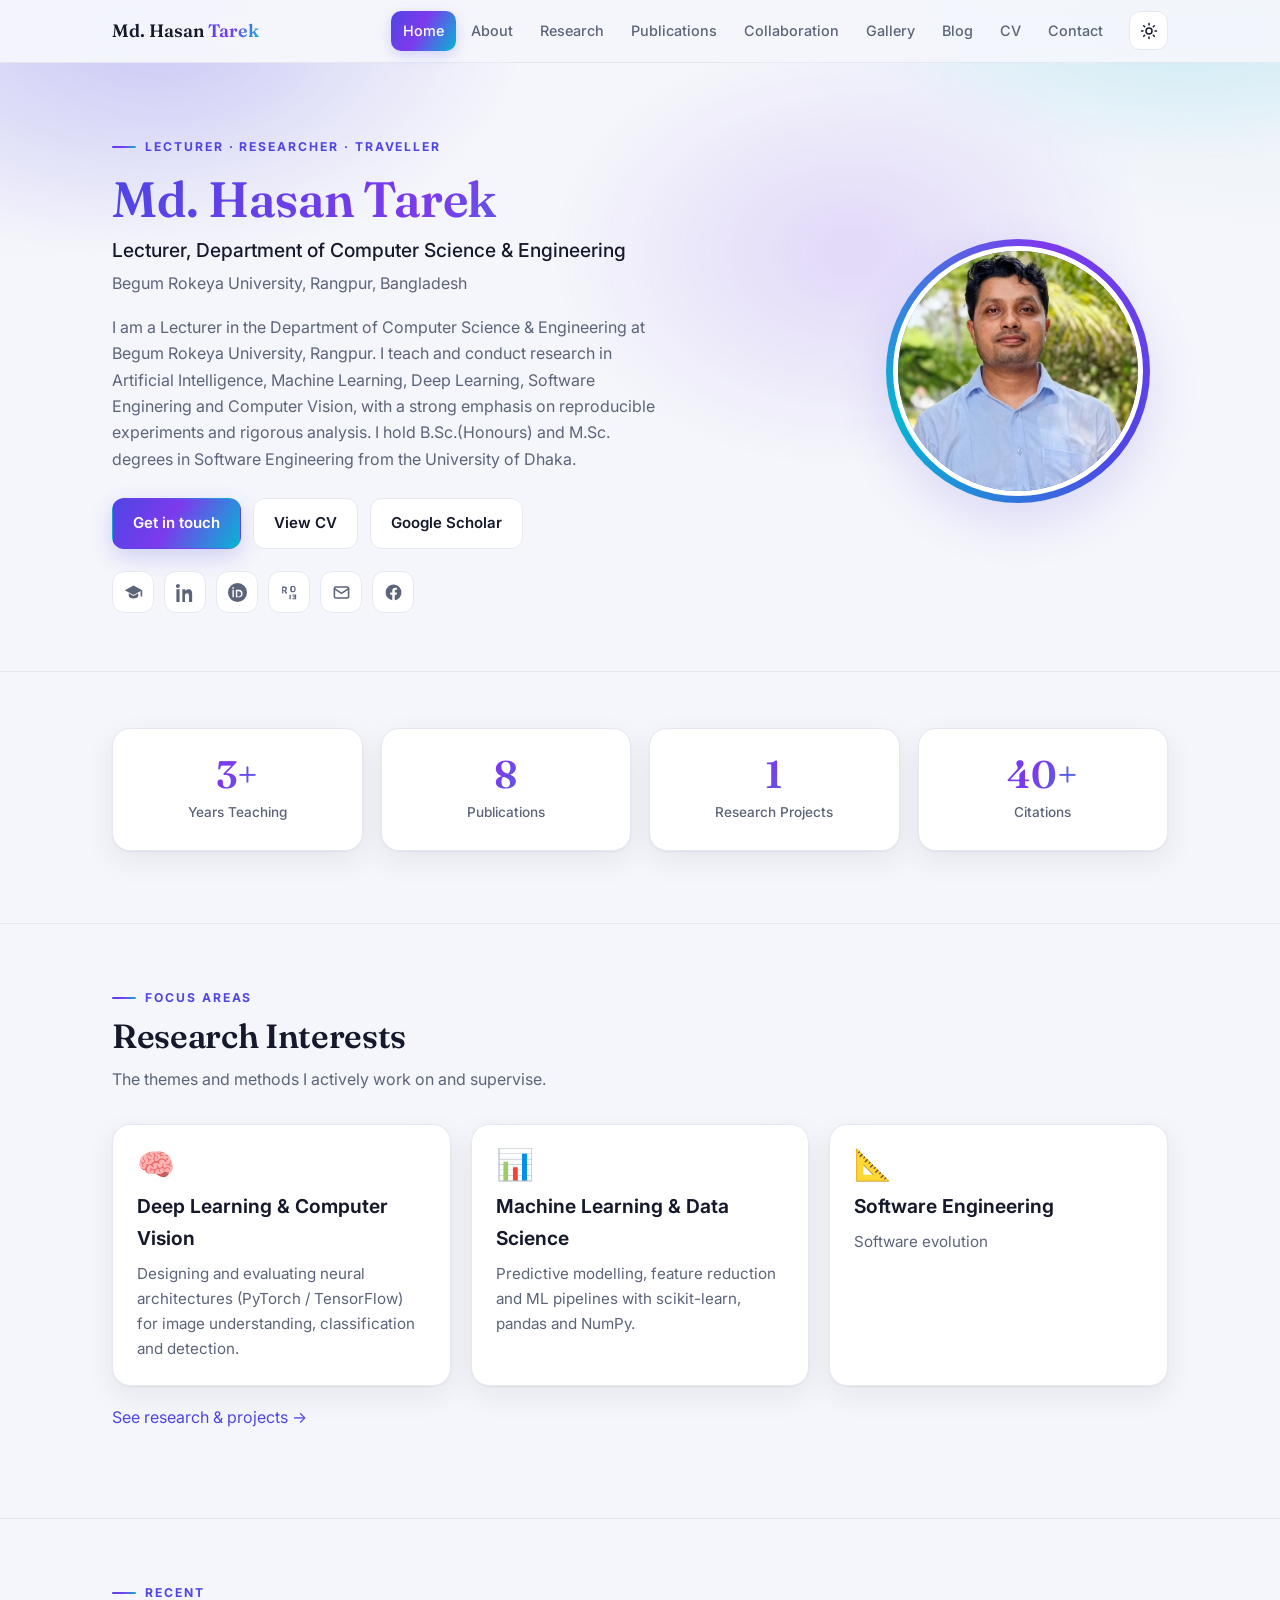
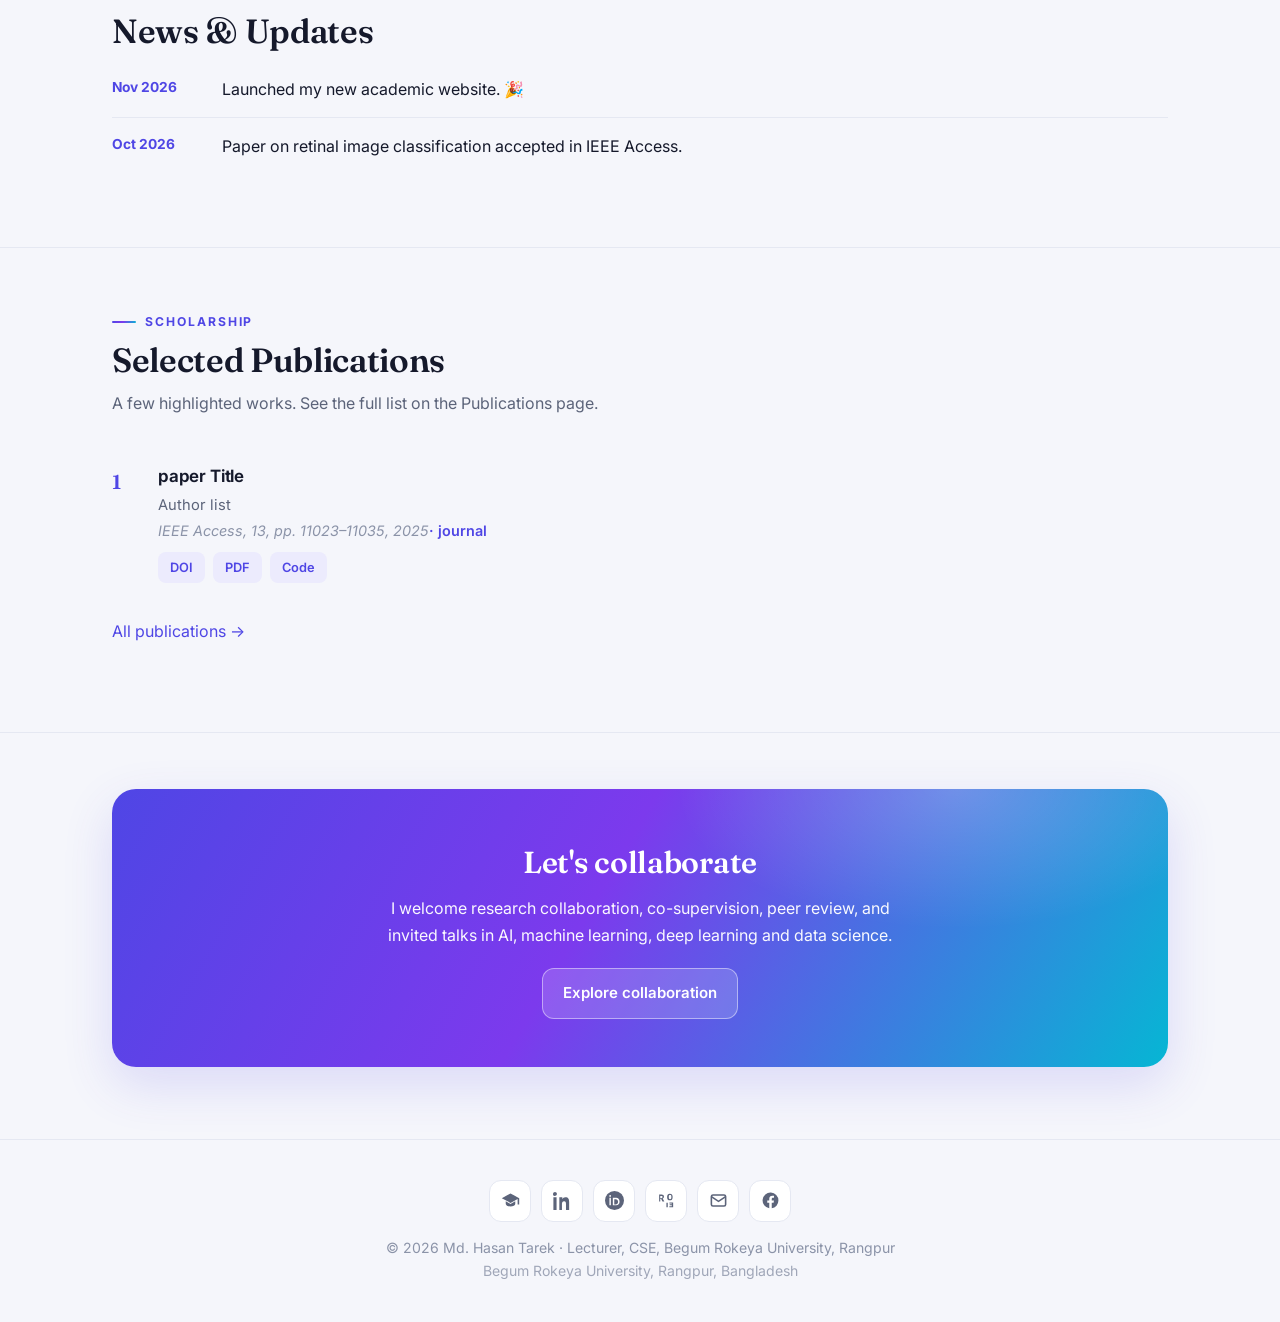
<file: index.html>
<!DOCTYPE html>
<html lang="en">
<head>
<meta charset="UTF-8"/>
<meta name="viewport" content="width=device-width, initial-scale=1.0"/>
<title>Md. Hasan Tarek — Lecturer, CSE, Begum Rokeya University</title>
<meta name="description" content="Md. Hasan Tarek — Lecturer, Department of Computer Science & Engineering, Begum Rokeya University, Rangpur. Researcher in AI, Machine Learning, Deep Learning and Computer Vision."/>
<link rel="preconnect" href="https://fonts.googleapis.com"/>
<link rel="preconnect" href="https://fonts.gstatic.com" crossorigin/>
<link href="https://fonts.googleapis.com/css2?family=Inter:wght@400;500;600;700&family=Newsreader:ital,opsz,wght@0,6..72,400;0,6..72,500;0,6..72,600;1,6..72,400&display=swap" rel="stylesheet"/>
<link rel="stylesheet" href="css/style.css"/>
</head>
<body data-page="home">
<header class="nav"></header>

<section class="hero" id="hero"></section>

<section class="page">
  <div class="wrap">
    <div class="stats" id="stats"></div>
  </div>
</section>

<section class="page">
  <div class="wrap">
    <p class="eyebrow">Focus Areas</p>
    <h2 class="sec-title">Research Interests</h2>
    <p class="sec-intro">The themes and methods I actively work on and supervise.</p>
    <div class="grid g3" id="interest-cards"></div>
    <p style="margin-top:18px"><a href="research.html">See research &amp; projects →</a></p>
  </div>
</section>

<section class="page">
  <div class="wrap">
    <p class="eyebrow">Recent</p>
    <h2 class="sec-title">News &amp; Updates</h2>
    <ul class="news" id="news"></ul>
  </div>
</section>

<section class="page">
  <div class="wrap">
    <p class="eyebrow">Scholarship</p>
    <h2 class="sec-title">Selected Publications</h2>
    <p class="sec-intro">A few highlighted works. See the full list on the Publications page.</p>
    <div id="selpubs"></div>
    <p style="margin-top:18px"><a href="publications.html">All publications →</a></p>
  </div>
</section>

<section class="page">
  <div class="wrap">
    <div class="cta-band">
      <h2>Let's collaborate</h2>
      <p>I welcome research collaboration, co-supervision, peer review, and invited talks in AI, machine learning, deep learning and data science.</p>
      <a class="btn btn-ghost" href="collaboration.html">Explore collaboration</a>
    </div>
  </div>
</section>

<footer></footer>
<a href="#" class="top-link" aria-label="Back to top"><svg viewBox="0 0 24 24" width="20" height="20" fill="none" stroke="currentColor" stroke-width="2" stroke-linecap="round"><path d="M12 19V5M5 12l7-7 7 7"/></svg></a>

<script src="js/data.js"></script>
<script src="js/site.js"></script>
</body>
</html>
</file>
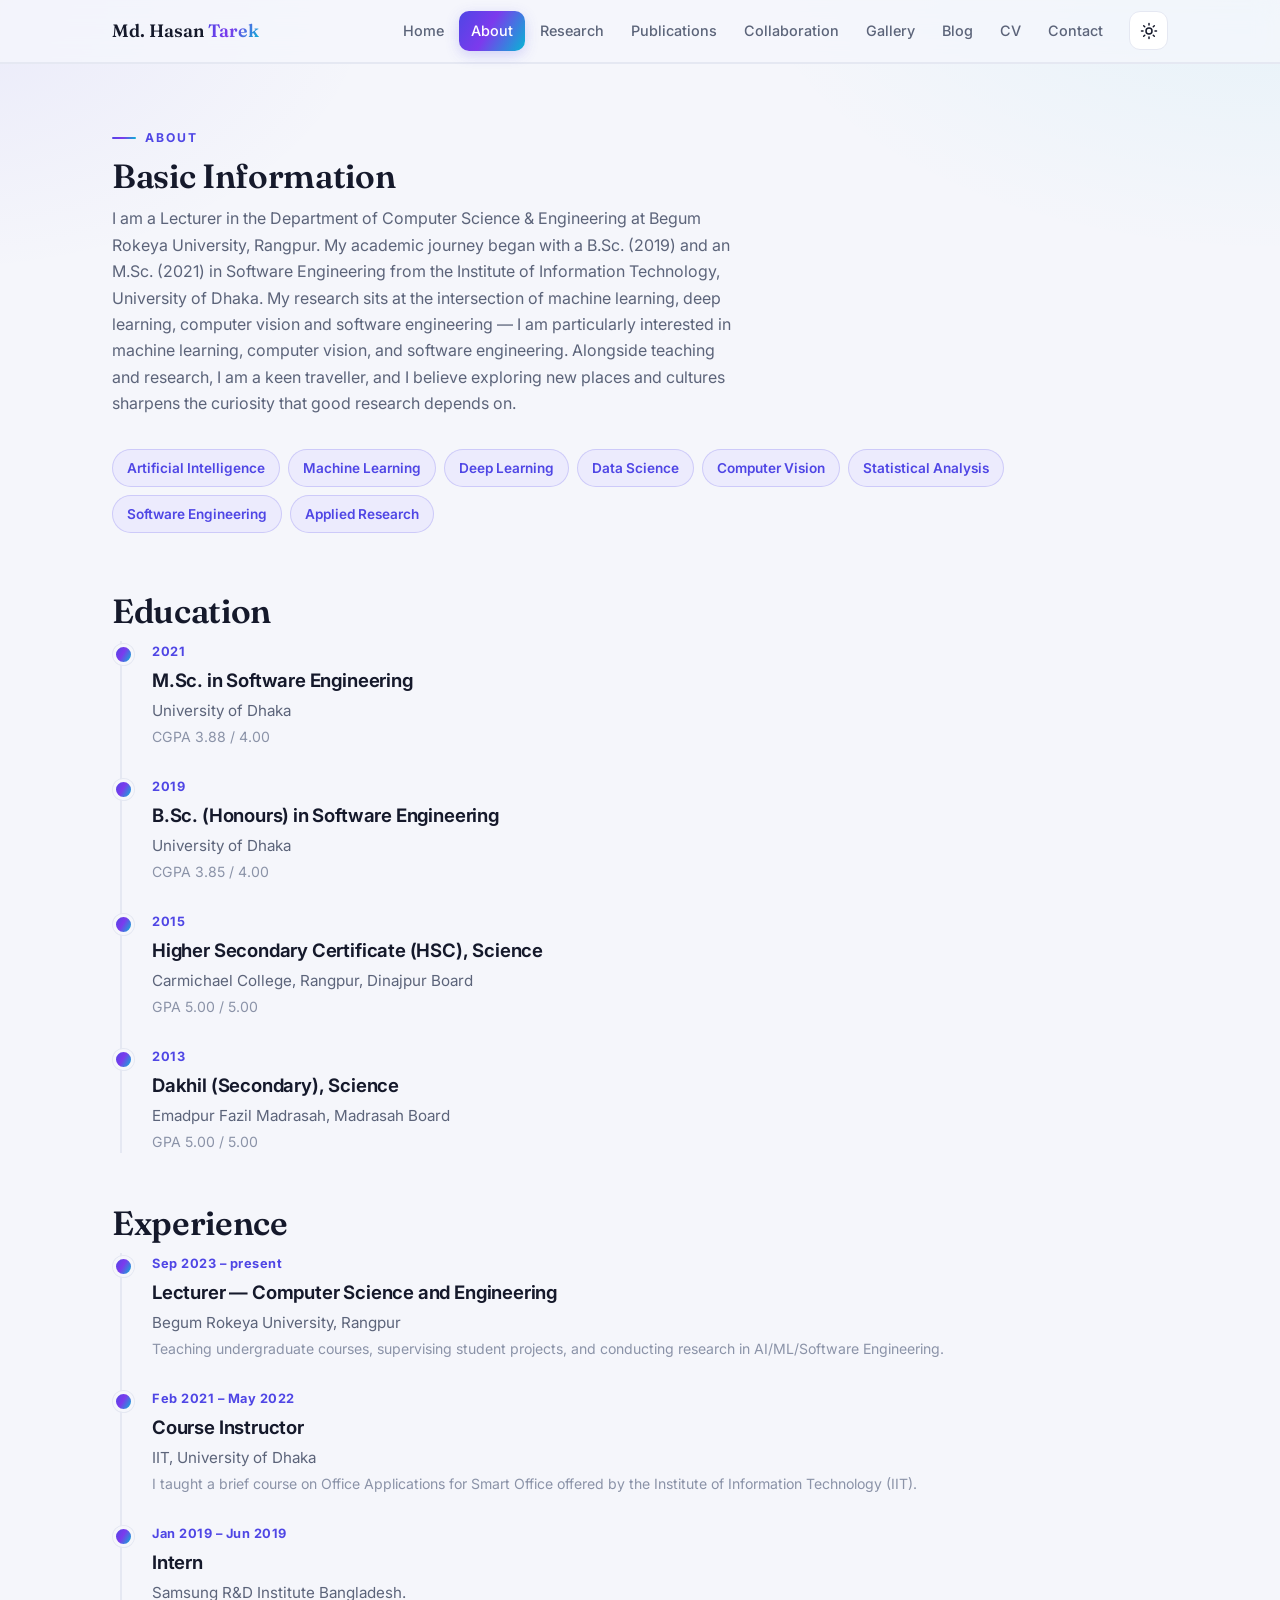
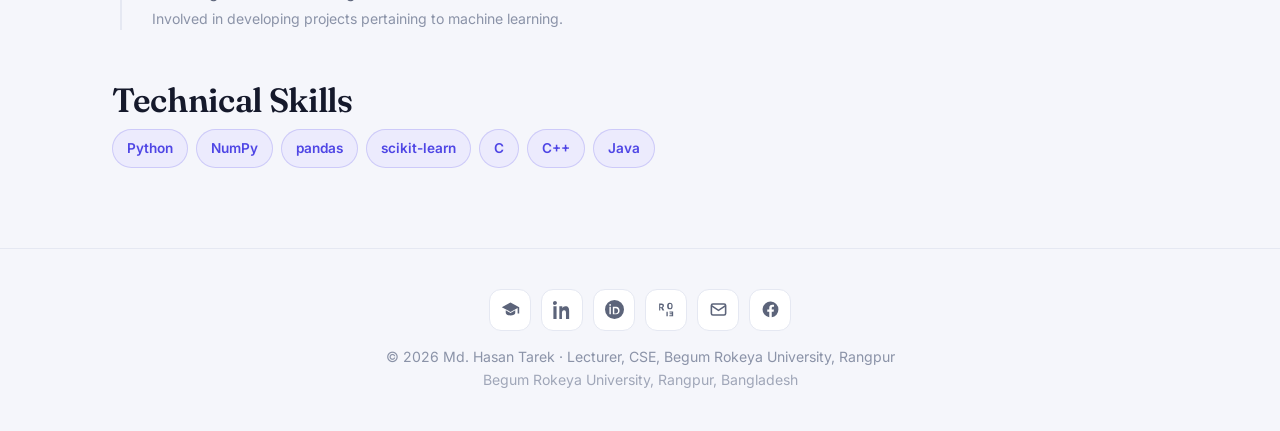
<file: about.html>
<!DOCTYPE html>
<html lang="en">
<head>
<meta charset="UTF-8"/>
<meta name="viewport" content="width=device-width, initial-scale=1.0"/>
<title>About — Md. Hasan Tarek</title>
<meta name="description" content="About Md. Hasan Tarek — biography, education and academic experience."/>
<link rel="preconnect" href="https://fonts.googleapis.com"/>
<link rel="preconnect" href="https://fonts.gstatic.com" crossorigin/>
<link href="https://fonts.googleapis.com/css2?family=Inter:wght@400;500;600;700&family=Newsreader:ital,opsz,wght@0,6..72,400;0,6..72,500;0,6..72,600;1,6..72,400&display=swap" rel="stylesheet"/>
<link rel="stylesheet" href="css/style.css"/>
</head>
<body data-page="about">
<header class="nav"></header>

<section class="page">
  <div class="wrap">
    <div class="block">
      <p class="eyebrow">About</p>
      <h1 class="sec-title">Basic Information</h1>
      <p class="sec-intro" id="bio"></p>
      <div id="interest-tags"></div>
    </div>

    <div class="block">
      <h2 class="sec-title">Education</h2>
      <div class="timeline" id="education"></div>
    </div>

    <div class="block">
      <h2 class="sec-title">Experience</h2>
      <div class="timeline" id="experience"></div>
    </div>

    <div class="block">
      <h2 class="sec-title">Technical Skills</h2>
      <div id="skills"></div>
    </div>
  </div>
</section>

<footer></footer>
<a href="#" class="top-link" aria-label="Back to top"><svg viewBox="0 0 24 24" width="20" height="20" fill="none" stroke="currentColor" stroke-width="2" stroke-linecap="round"><path d="M12 19V5M5 12l7-7 7 7"/></svg></a>
<script src="js/data.js"></script>
<script src="js/site.js"></script>
</body>
</html>
</file>
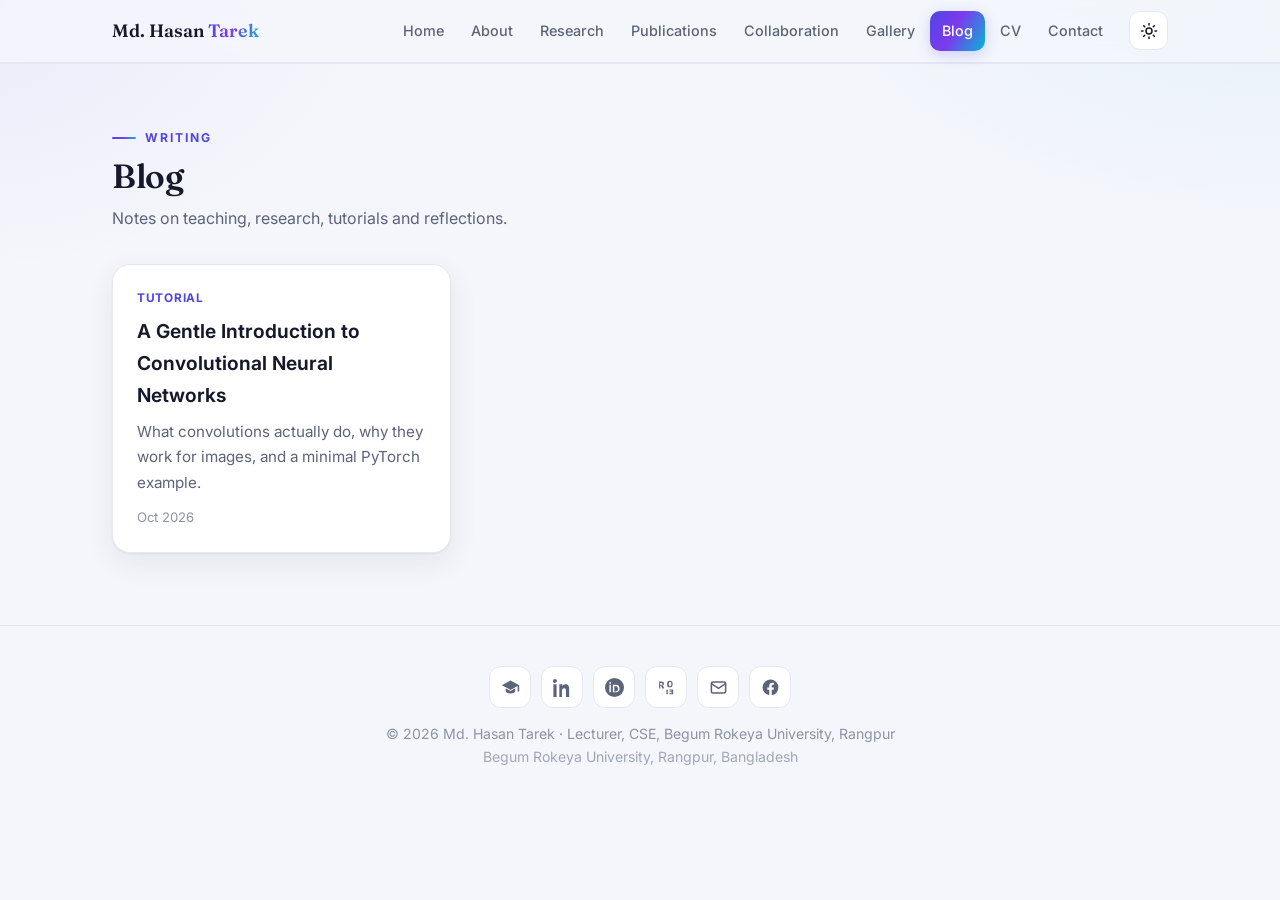
<file: blog.html>
<!DOCTYPE html>
<html lang="en">
<head>
<meta charset="UTF-8"/>
<meta name="viewport" content="width=device-width, initial-scale=1.0"/>
<title>Blog — Md. Hasan Tarek</title>
<meta name="description" content="Notes on teaching, research, tutorials and reflections by Md. Hasan Tarek."/>
<link rel="preconnect" href="https://fonts.googleapis.com"/>
<link rel="preconnect" href="https://fonts.gstatic.com" crossorigin/>
<link href="https://fonts.googleapis.com/css2?family=Inter:wght@400;500;600;700&family=Newsreader:ital,opsz,wght@0,6..72,400;0,6..72,500;0,6..72,600;1,6..72,400&display=swap" rel="stylesheet"/>
<link rel="stylesheet" href="css/style.css"/>
</head>
<body data-page="blog">
<header class="nav"></header>

<section class="page">
  <div class="wrap">
    <p class="eyebrow">Writing</p>
    <h1 class="sec-title">Blog</h1>
    <p class="sec-intro">Notes on teaching, research, tutorials and reflections.</p>
    <div class="grid g3" id="blog"></div>
    <!-- <div class="note">✏️ <b>Add a post:</b> edit the <code>BLOG</code> list in <code>js/data.js</code>. Set <code>link</code> to an external article (Medium, etc.), or leave it empty and write the post text in <code>body</code>.</div> -->
  </div>
</section>

<footer></footer>
<a href="#" class="top-link" aria-label="Back to top"><svg viewBox="0 0 24 24" width="20" height="20" fill="none" stroke="currentColor" stroke-width="2" stroke-linecap="round"><path d="M12 19V5M5 12l7-7 7 7"/></svg></a>
<script src="js/data.js"></script>
<script src="js/site.js"></script>
</body>
</html>
</file>
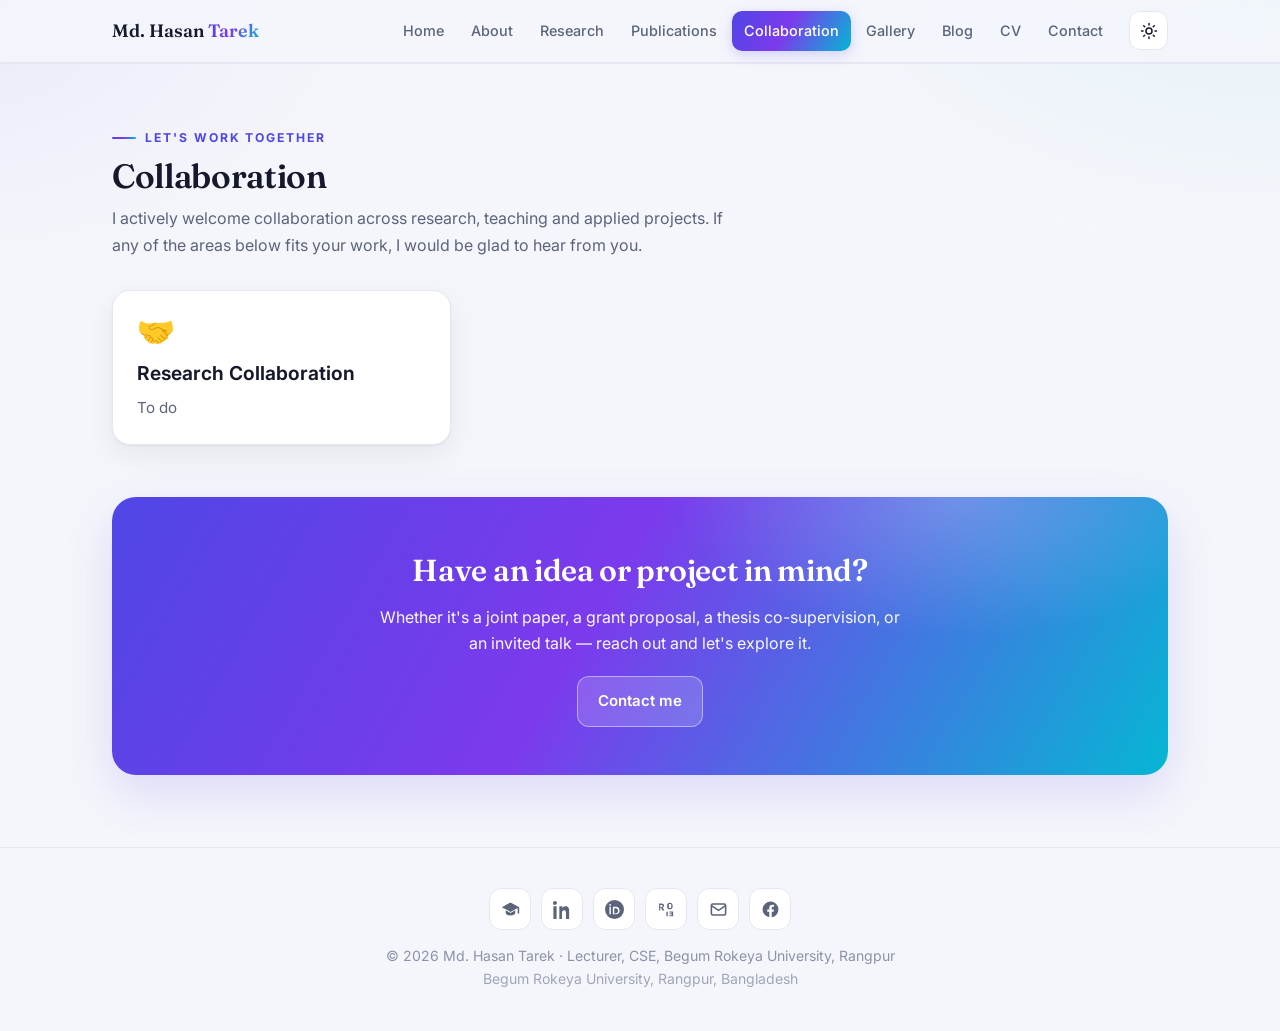
<file: collaboration.html>
<!DOCTYPE html>
<html lang="en">
<head>
<meta charset="UTF-8"/>
<meta name="viewport" content="width=device-width, initial-scale=1.0"/>
<title>Collaboration — Md. Hasan Tarek</title>
<meta name="description" content="Collaboration opportunities with Md. Hasan Tarek — research, supervision, review, talks and joint projects."/>
<link rel="preconnect" href="https://fonts.googleapis.com"/>
<link rel="preconnect" href="https://fonts.gstatic.com" crossorigin/>
<link href="https://fonts.googleapis.com/css2?family=Inter:wght@400;500;600;700&family=Newsreader:ital,opsz,wght@0,6..72,400;0,6..72,500;0,6..72,600;1,6..72,400&display=swap" rel="stylesheet"/>
<link rel="stylesheet" href="css/style.css"/>
</head>
<body data-page="collaboration">
<header class="nav"></header>

<section class="page">
  <div class="wrap">
    <div class="block">
      <p class="eyebrow">Let's work together</p>
      <h1 class="sec-title">Collaboration</h1>
      <p class="sec-intro">I actively welcome collaboration across research, teaching and applied projects. If any of the areas below fits your work, I would be glad to hear from you.</p>
      <div class="grid g3" id="collab-cards"></div>
    </div>

    <div class="block">
      <div class="cta-band">
        <h2>Have an idea or project in mind?</h2>
        <p>Whether it's a joint paper, a grant proposal, a thesis co-supervision, or an invited talk — reach out and let's explore it.</p>
        <a class="btn btn-ghost" href="contact.html">Contact me</a>
      </div>
    </div>
  </div>
</section>

<footer></footer>
<a href="#" class="top-link" aria-label="Back to top"><svg viewBox="0 0 24 24" width="20" height="20" fill="none" stroke="currentColor" stroke-width="2" stroke-linecap="round"><path d="M12 19V5M5 12l7-7 7 7"/></svg></a>
<script src="js/data.js"></script>
<script src="js/site.js"></script>
</body>
</html>
</file>
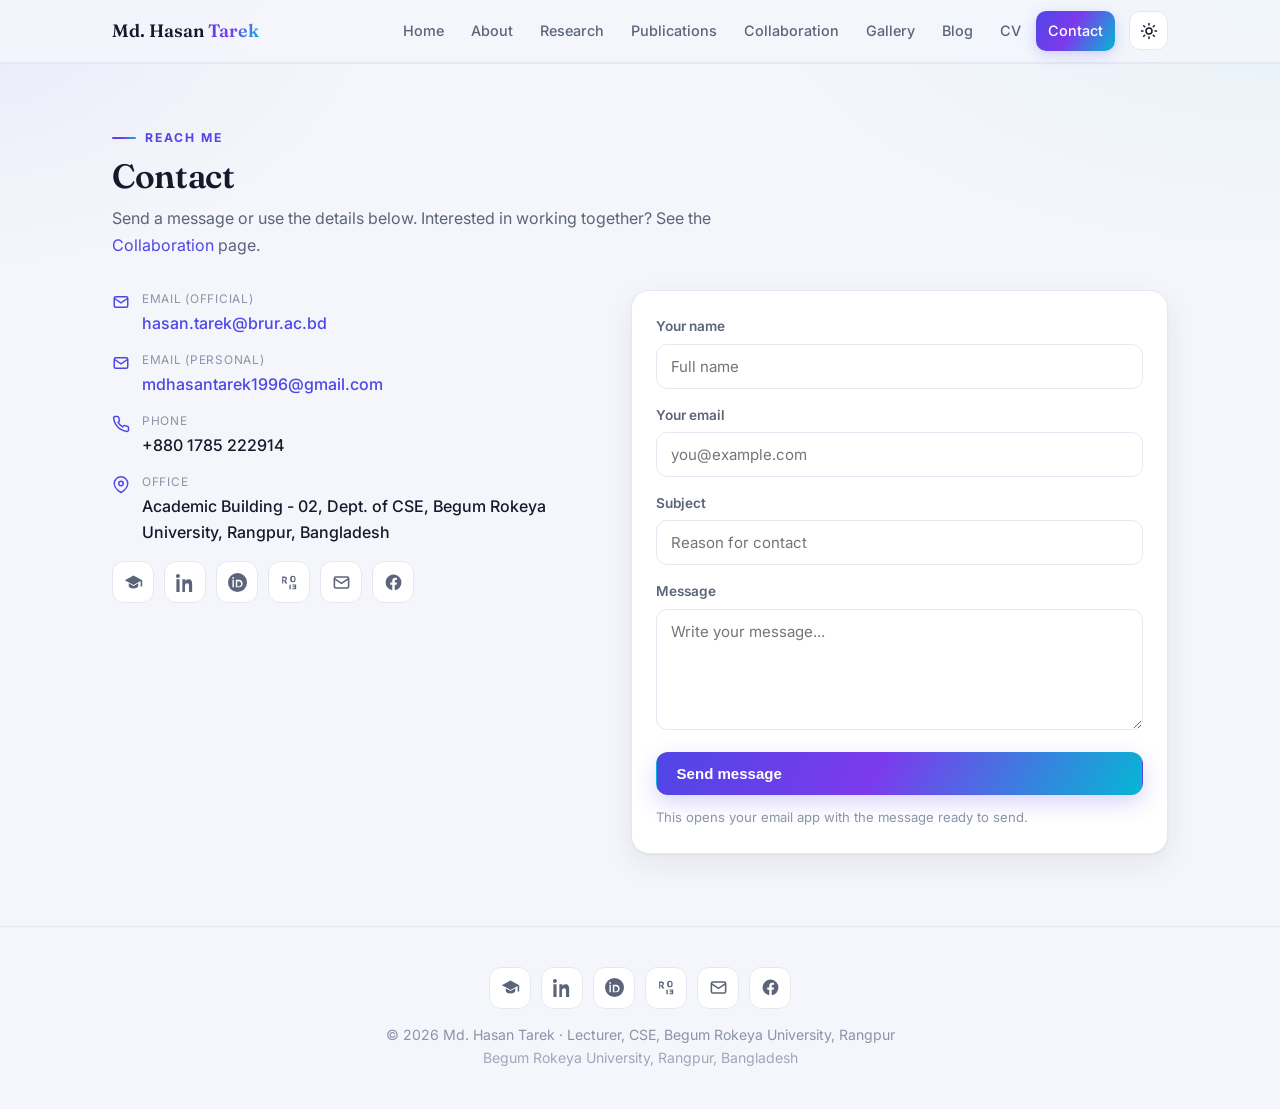
<file: contact.html>
<!DOCTYPE html>
<html lang="en">
<head>
<meta charset="UTF-8"/>
<meta name="viewport" content="width=device-width, initial-scale=1.0"/>
<title>Contact — Md. Hasan Tarek</title>
<meta name="description" content="Contact Md. Hasan Tarek — Lecturer, CSE, Begum Rokeya University, Rangpur."/>
<link rel="preconnect" href="https://fonts.googleapis.com"/>
<link rel="preconnect" href="https://fonts.gstatic.com" crossorigin/>
<link href="https://fonts.googleapis.com/css2?family=Inter:wght@400;500;600;700&family=Newsreader:ital,opsz,wght@0,6..72,400;0,6..72,500;0,6..72,600;1,6..72,400&display=swap" rel="stylesheet"/>
<link rel="stylesheet" href="css/style.css"/>
</head>
<body data-page="contact">
<header class="nav"></header>

<section class="page">
  <div class="wrap">
    <p class="eyebrow">Reach me</p>
    <h1 class="sec-title">Contact</h1>
    <p class="sec-intro">Send a message or use the details below. Interested in working together? See the <a href="collaboration.html">Collaboration</a> page.</p>

    <div class="contact-grid">
      <div id="cdetails"></div>
      <div class="card">
        <form id="msgForm">
          <div class="field"><label for="n">Your name</label><input id="n" required placeholder="Full name"/></div>
          <div class="field"><label for="e">Your email</label><input id="e" type="email" required placeholder="you@example.com"/></div>
          <div class="field"><label for="s">Subject</label><input id="s" placeholder="Reason for contact"/></div>
          <div class="field"><label for="m">Message</label><textarea id="m" rows="5" required placeholder="Write your message..."></textarea></div>
          <button class="btn btn-primary" type="submit" style="width:100%">Send message</button>
          <p id="formHint" style="font-size:.82rem;color:var(--faint);margin:12px 0 0">This opens your email app with the message ready to send.</p>
        </form>
      </div>
    </div>

    <!-- <div class="note">✏️ <b>Want messages delivered to your inbox without opening an email app?</b> A free service (Formspree or Web3Forms) can do that — tell me and I'll wire it into this form.</div> -->
  </div>
</section>

<footer></footer>
<a href="#" class="top-link" aria-label="Back to top"><svg viewBox="0 0 24 24" width="20" height="20" fill="none" stroke="currentColor" stroke-width="2" stroke-linecap="round"><path d="M12 19V5M5 12l7-7 7 7"/></svg></a>
<script src="js/data.js"></script>
<script src="js/site.js"></script>
</body>
</html>
</file>
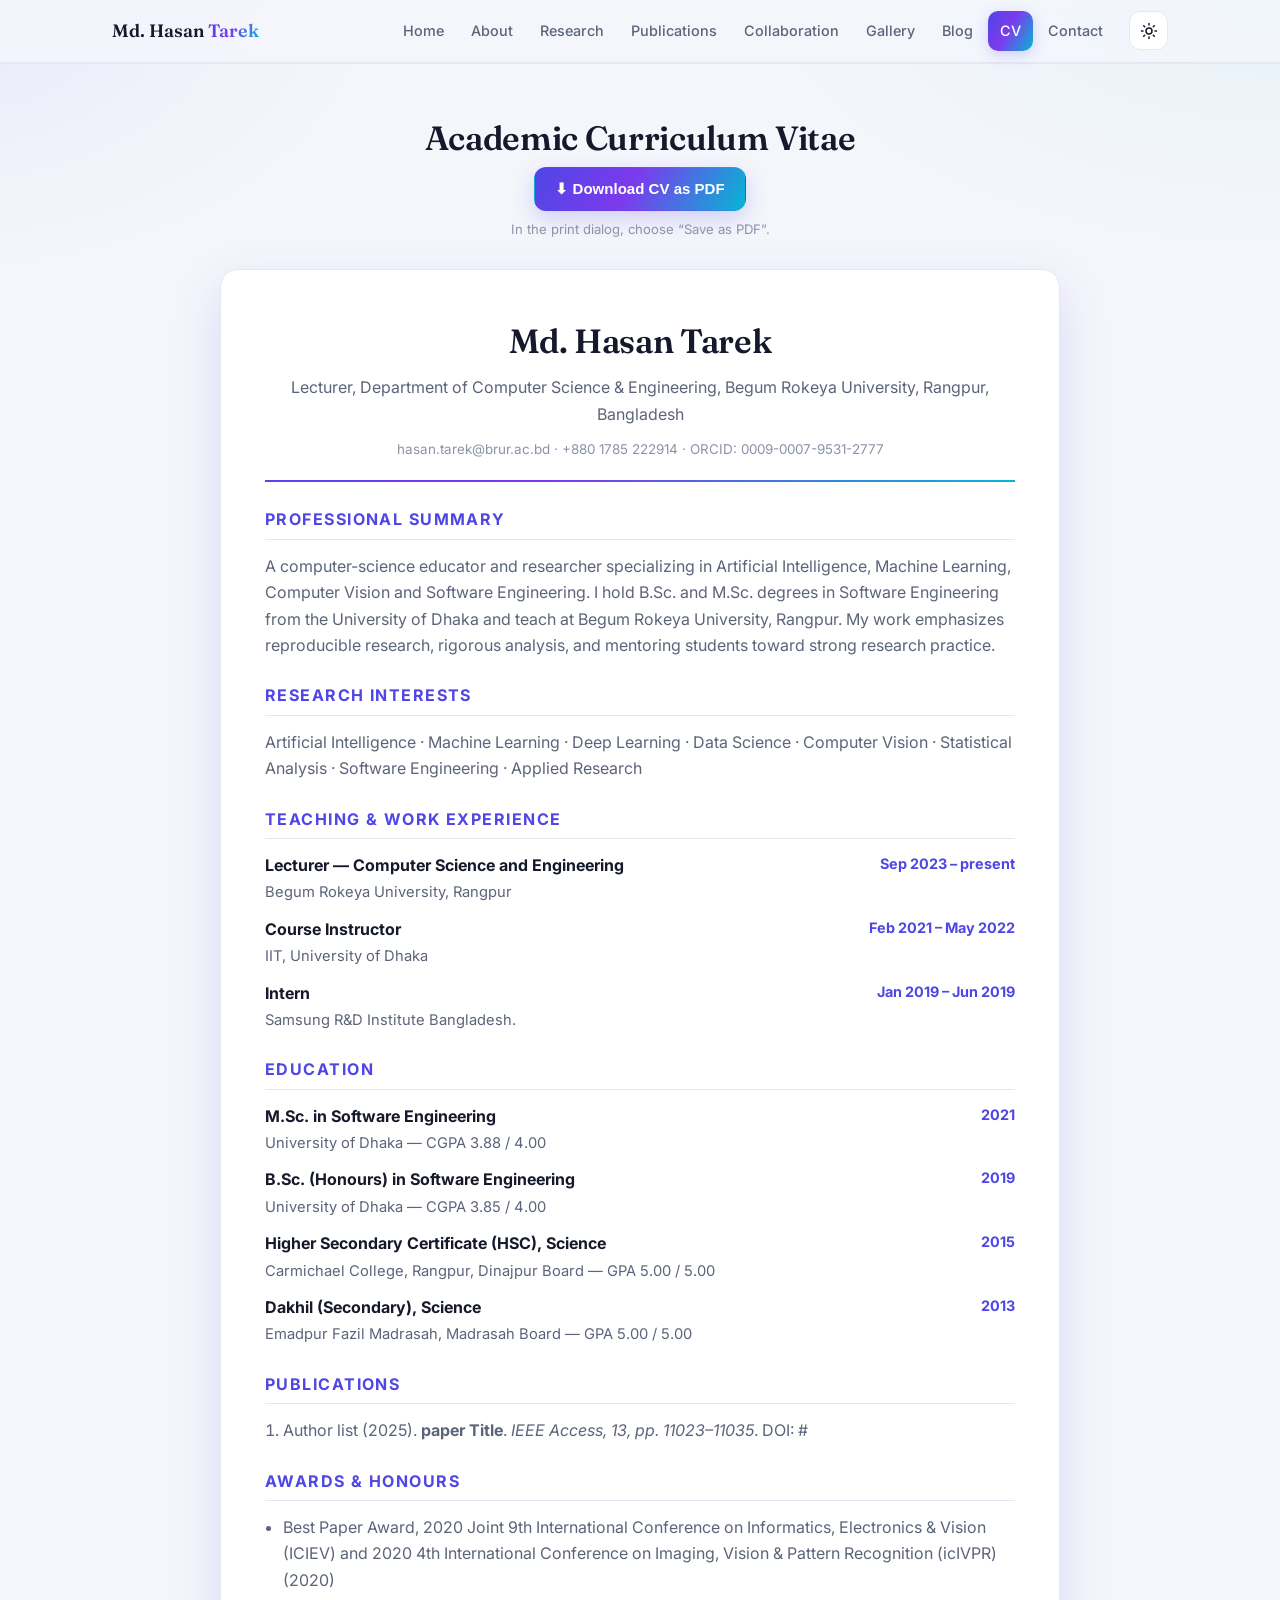
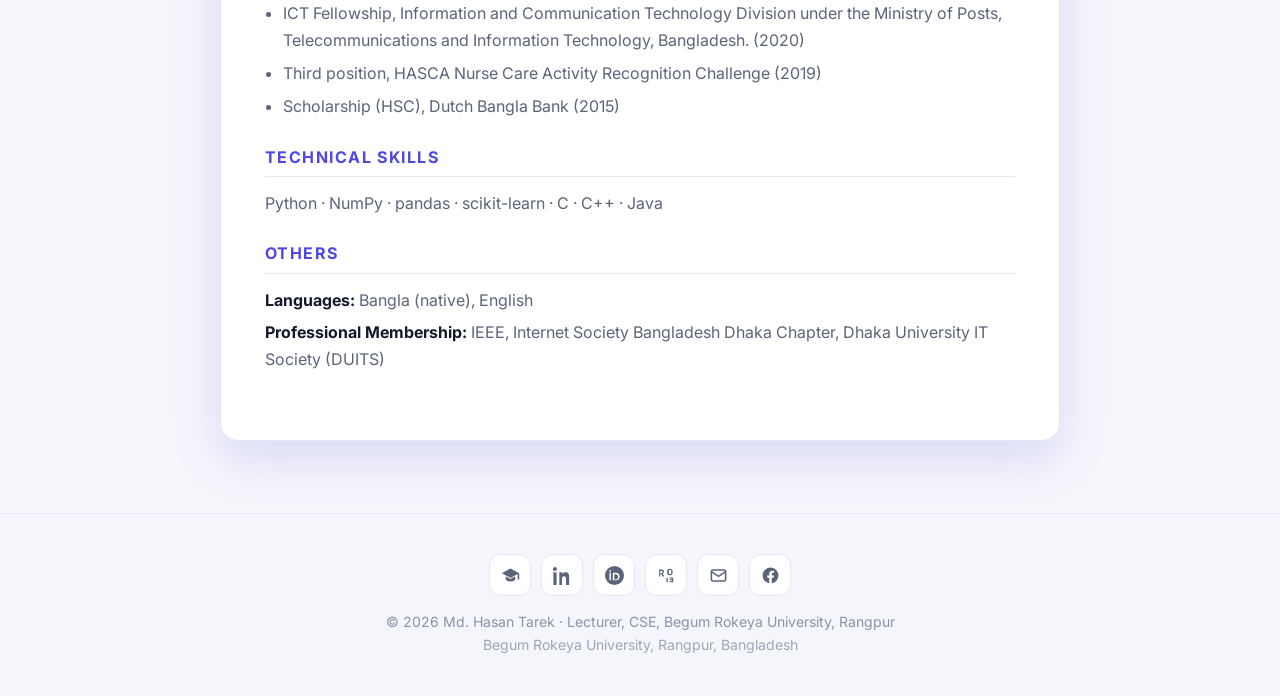
<file: cv.html>
<!DOCTYPE html>
<html lang="en">
<head>
<meta charset="UTF-8"/>
<meta name="viewport" content="width=device-width, initial-scale=1.0"/>
<title>CV — Md. Hasan Tarek</title>
<meta name="description" content="Academic curriculum vitae of Md. Hasan Tarek, generated from site data."/>
<link rel="preconnect" href="https://fonts.googleapis.com"/>
<link rel="preconnect" href="https://fonts.gstatic.com" crossorigin/>
<link href="https://fonts.googleapis.com/css2?family=Inter:wght@400;500;600;700&family=Newsreader:ital,opsz,wght@0,6..72,400;0,6..72,500;0,6..72,600;1,6..72,400&display=swap" rel="stylesheet"/>
<link rel="stylesheet" href="css/style.css"/>
</head>
<body data-page="cv">
<header class="nav"></header>

<section class="page">
  <div class="wrap">
    <!--<p class="eyebrow" style="text-align:center">Auto-generated</p> -->
    <h1 class="sec-title" style="text-align:center">Academic Curriculum Vitae</h1>
    <!-- <p class="sec-intro" style="text-align:center;margin-inline:auto">Generated automatically from the information on this site — update <code>js/data.js</code> and the CV updates too.</p> -->
    <div class="cv-toolbar">
      <button class="btn btn-primary" id="cvBtn">⬇ Download CV as PDF</button>
      <p id="print-hint" style="font-size:.82rem;color:var(--faint);margin-top:8px">In the print dialog, choose “Save as PDF”.</p>
    </div>
    <div class="cv-wrap" id="cv-doc"></div>
  </div>
</section>

<footer></footer>
<a href="#" class="top-link" aria-label="Back to top"><svg viewBox="0 0 24 24" width="20" height="20" fill="none" stroke="currentColor" stroke-width="2" stroke-linecap="round"><path d="M12 19V5M5 12l7-7 7 7"/></svg></a>
<script src="js/data.js"></script>
<script src="js/site.js"></script>
</body>
</html>
</file>
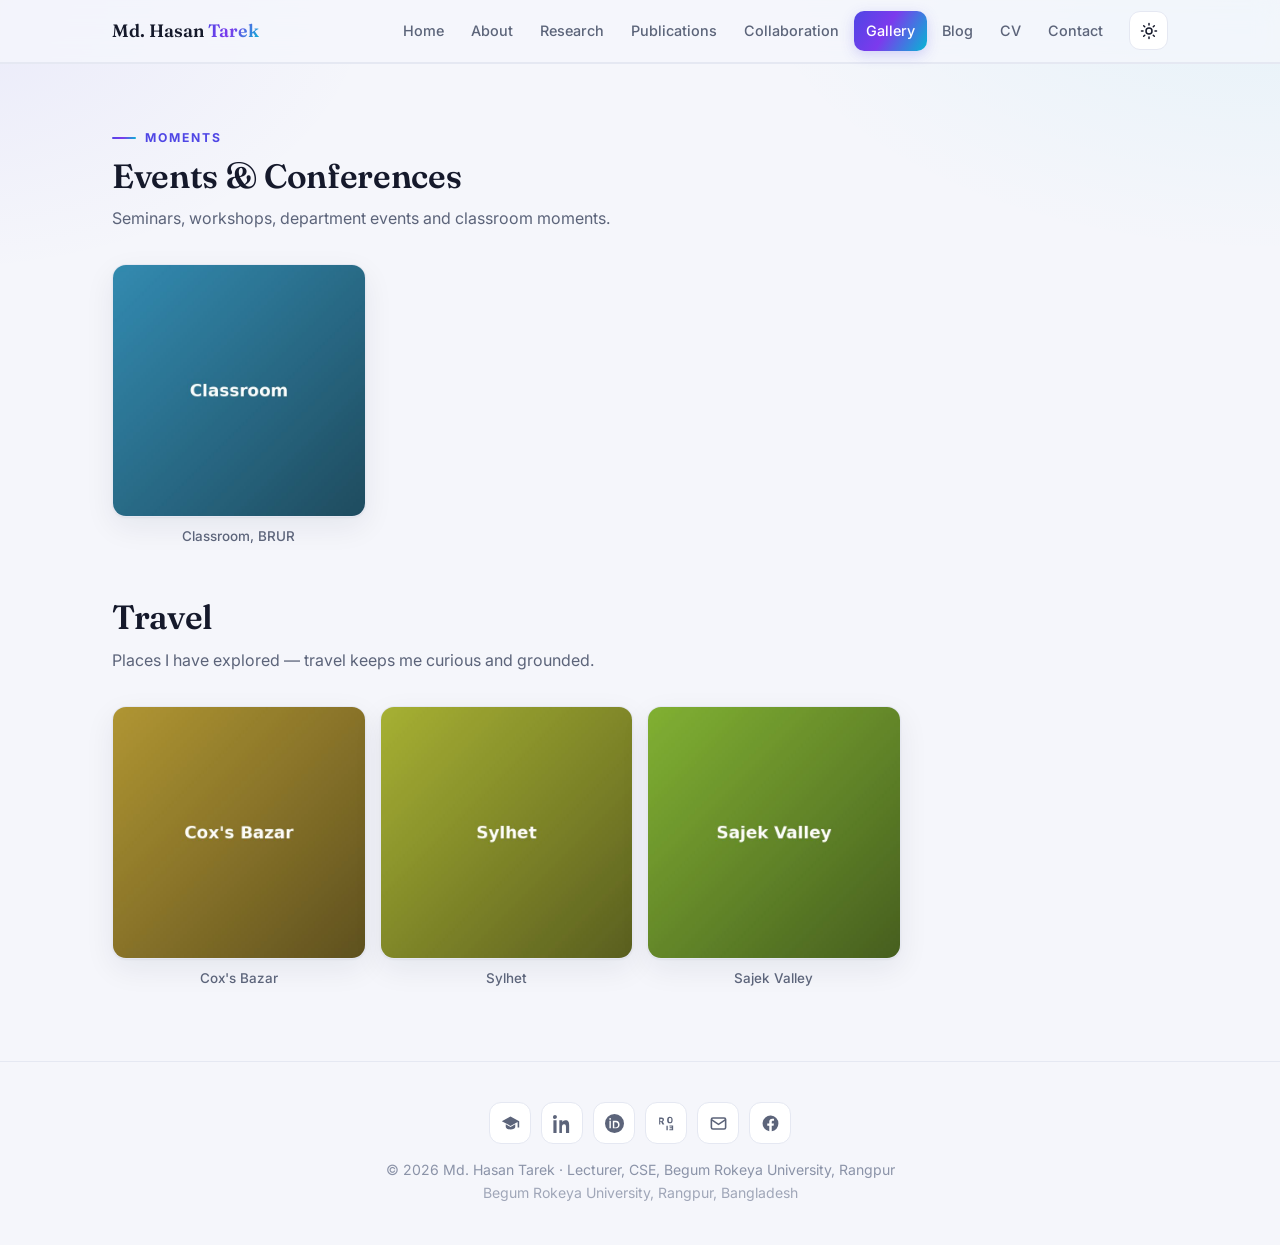
<file: gallery.html>
<!DOCTYPE html>
<html lang="en">
<head>
<meta charset="UTF-8"/>
<meta name="viewport" content="width=device-width, initial-scale=1.0"/>
<title>Gallery — Md. Hasan Tarek</title>
<meta name="description" content="Events, conferences and travel photos of Md. Hasan Tarek."/>
<link rel="preconnect" href="https://fonts.googleapis.com"/>
<link rel="preconnect" href="https://fonts.gstatic.com" crossorigin/>
<link href="https://fonts.googleapis.com/css2?family=Inter:wght@400;500;600;700&family=Newsreader:ital,opsz,wght@0,6..72,400;0,6..72,500;0,6..72,600;1,6..72,400&display=swap" rel="stylesheet"/>
<link rel="stylesheet" href="css/style.css"/>
</head>
<body data-page="gallery">
<header class="nav"></header>

<section class="page">
  <div class="wrap">
    <div class="block">
      <p class="eyebrow">Moments</p>
      <h1 class="sec-title">Events &amp; Conferences</h1>
      <p class="sec-intro">Seminars, workshops, department events and classroom moments.</p>
      <div id="gallery-event"></div>
    </div>

    <div class="block">
      <h2 class="sec-title">Travel</h2>
      <p class="sec-intro">Places I have explored — travel keeps me curious and grounded.</p>
      <div id="gallery-travel"></div>
    </div>

    <!--<div class="note">✏️ <b>To fill the gallery:</b> add your images to the <code>assets/</code> folder and point each entry's <code>img</code> field in <code>js/data.js</code> to it (e.g. <code>"assets/conf-2025.jpg"</code>). Entries with no image show a labelled placeholder.</div> -->
  </div>
</section>

<footer></footer>
<a href="#" class="top-link" aria-label="Back to top"><svg viewBox="0 0 24 24" width="20" height="20" fill="none" stroke="currentColor" stroke-width="2" stroke-linecap="round"><path d="M12 19V5M5 12l7-7 7 7"/></svg></a>
<script src="js/data.js"></script>
<script src="js/site.js"></script>
</body>
</html>
</file>
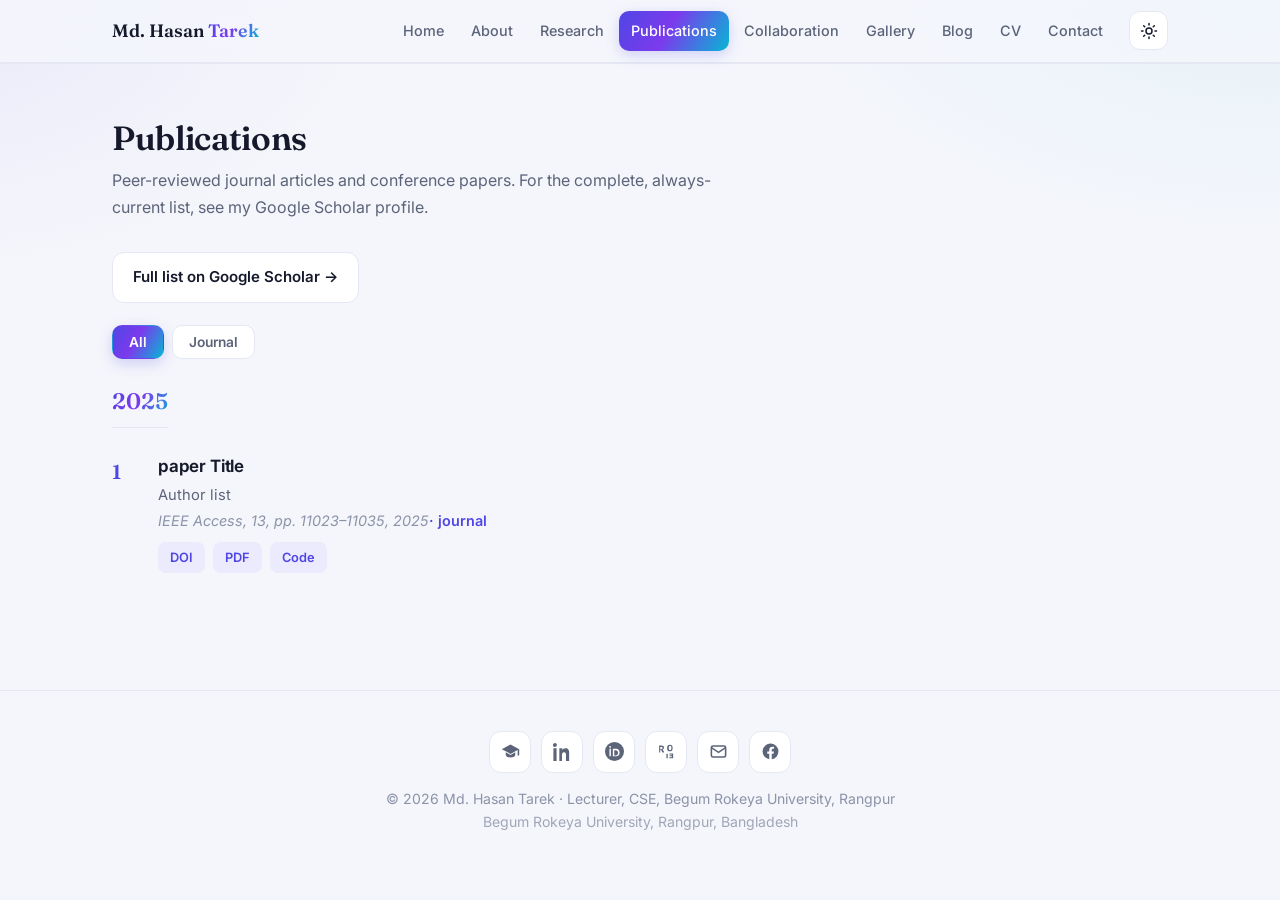
<file: publications.html>
<!DOCTYPE html>
<html lang="en">
<head>
<meta charset="UTF-8"/>
<meta name="viewport" content="width=device-width, initial-scale=1.0"/>
<title>Publications — Md. Hasan Tarek</title>
<meta name="description" content="Peer-reviewed journal articles and conference papers by Md. Hasan Tarek."/>
<link rel="preconnect" href="https://fonts.googleapis.com"/>
<link rel="preconnect" href="https://fonts.gstatic.com" crossorigin/>
<link href="https://fonts.googleapis.com/css2?family=Inter:wght@400;500;600;700&family=Newsreader:ital,opsz,wght@0,6..72,400;0,6..72,500;0,6..72,600;1,6..72,400&display=swap" rel="stylesheet"/>
<link rel="stylesheet" href="css/style.css"/>
</head>
<body data-page="publications">
<header class="nav"></header>

<section class="page">
  <div class="wrap">
    <!-- <p class="eyebrow">Scholarship</p> -->
    <h1 class="sec-title">Publications</h1>
    <p class="sec-intro">Peer-reviewed journal articles and conference papers. For the complete, always-current list, see my Google Scholar profile.</p>
    <a class="btn btn-ghost" href="https://scholar.google.com/citations?user=YOLcb38AAAAJ&hl=en" target="_blank" rel="noopener" style="margin-bottom:22px">Full list on Google Scholar →</a>
    <div class="filters" id="pub-filters"></div>
    <div id="pubs"></div>
  </div>
</section>

<footer></footer>
<a href="#" class="top-link" aria-label="Back to top"><svg viewBox="0 0 24 24" width="20" height="20" fill="none" stroke="currentColor" stroke-width="2" stroke-linecap="round"><path d="M12 19V5M5 12l7-7 7 7"/></svg></a>
<script src="js/data.js"></script>
<script src="js/site.js"></script>
</body>
</html>
</file>
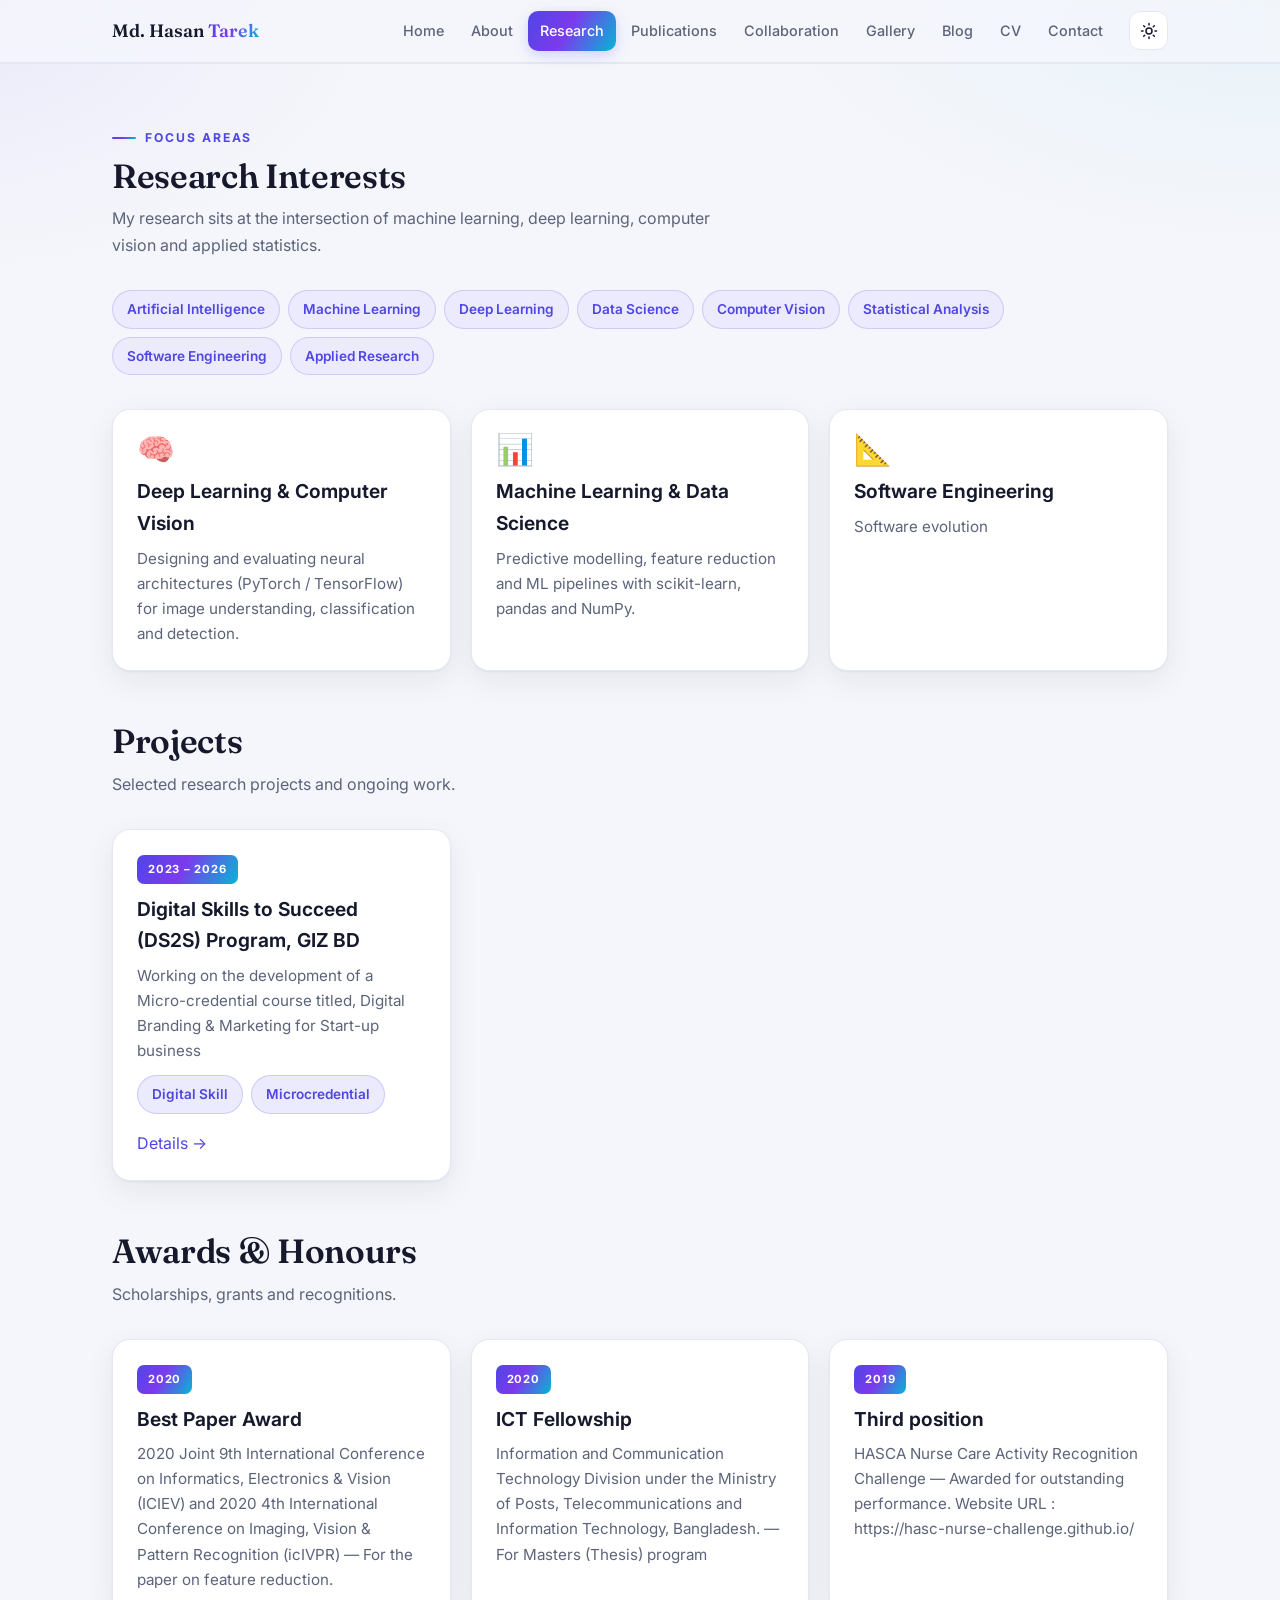
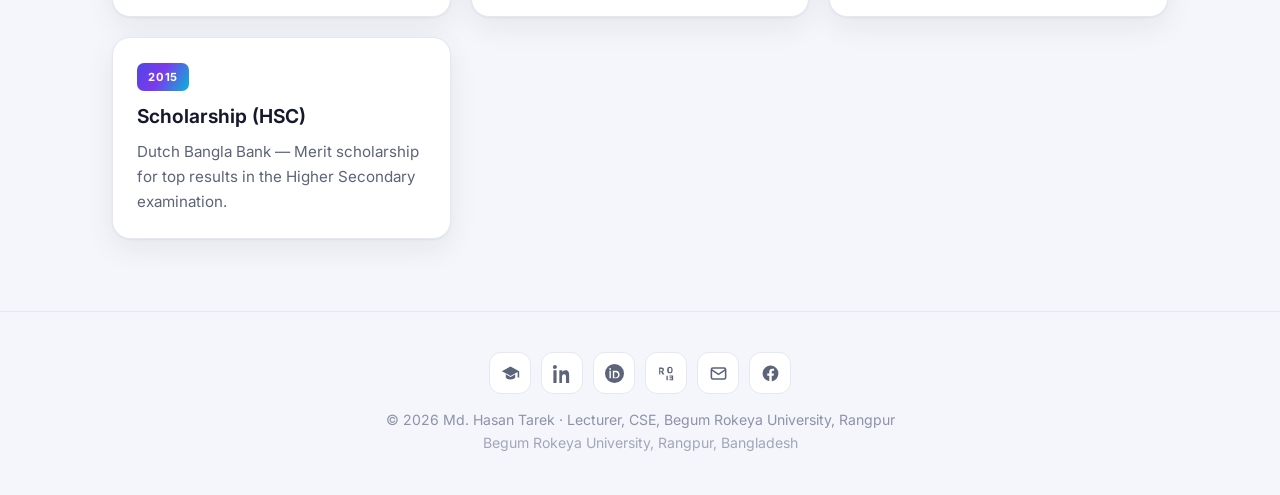
<file: research.html>
<!DOCTYPE html>
<html lang="en">
<head>
<meta charset="UTF-8"/>
<meta name="viewport" content="width=device-width, initial-scale=1.0"/>
<title>Research — Md. Hasan Tarek</title>
<meta name="description" content="Research interests, projects and awards of Md. Hasan Tarek."/>
<link rel="preconnect" href="https://fonts.googleapis.com"/>
<link rel="preconnect" href="https://fonts.gstatic.com" crossorigin/>
<link href="https://fonts.googleapis.com/css2?family=Inter:wght@400;500;600;700&family=Newsreader:ital,opsz,wght@0,6..72,400;0,6..72,500;0,6..72,600;1,6..72,400&display=swap" rel="stylesheet"/>
<link rel="stylesheet" href="css/style.css"/>
</head>
<body data-page="research">
<header class="nav"></header>

<section class="page">
  <div class="wrap">
    <div class="block">
      <p class="eyebrow">Focus Areas</p>
      <h1 class="sec-title">Research Interests</h1>
      <p class="sec-intro">My research sits at the intersection of machine learning, deep learning, computer vision and applied statistics.</p>
      <div style="margin-bottom:26px" id="interest-tags"></div>
      <div class="grid g3" id="interest-cards"></div>
    </div>

    <div class="block">
      <h2 class="sec-title">Projects</h2>
      <p class="sec-intro">Selected research projects and ongoing work.</p>
      <div class="grid g3" id="projects"></div>
    </div>

    <div class="block">
      <h2 class="sec-title">Awards &amp; Honours</h2>
      <p class="sec-intro">Scholarships, grants and recognitions.</p>
      <div class="grid g3" id="awards"></div>
    </div>
  </div>
</section>

<footer></footer>
<a href="#" class="top-link" aria-label="Back to top"><svg viewBox="0 0 24 24" width="20" height="20" fill="none" stroke="currentColor" stroke-width="2" stroke-linecap="round"><path d="M12 19V5M5 12l7-7 7 7"/></svg></a>
<script src="js/data.js"></script>
<script src="js/site.js"></script>
</body>
</html>
</file>
<file: css/style.css>
@import url('https://fonts.googleapis.com/css2?family=Fraunces:ital,opsz,wght@0,9..144,400;0,9..144,500;0,9..144,600;0,9..144,700;1,9..144,400&display=swap');
/* =====================================================================
   style.css  —  all styling for the whole site.
   Change the palette once in :root (and the dark block) below.
   ===================================================================== */
:root{
  --bg:#f5f6fb; --surface:#ffffff; --surface-2:#eef1f9;
  --text:#15192b; --muted:#5c647a; --faint:#8b93a8;
  --border:#e5e8f2; --accent:#4f46e5; --accent-2:#7c3aed; --accent-3:#06b6d4;
  --accent-soft:#ecebfd; --ring:rgba(79,70,229,.22);
  --grad:linear-gradient(120deg,#4f46e5,#7c3aed 45%,#06b6d4);
  --shadow:0 1px 2px rgba(20,25,55,.05),0 10px 30px rgba(20,25,55,.07);
  --shadow-lg:0 18px 50px rgba(79,70,229,.16);
  --radius:18px; --maxw:1100px;
  --font-display:'Fraunces',Georgia,'Times New Roman',serif;
  --font-body:'Inter',system-ui,-apple-system,Segoe UI,Roboto,sans-serif;
}
html[data-theme="dark"]{
  --bg:#0a0f1f; --surface:#121831; --surface-2:#1a2140;
  --text:#e9ecf8; --muted:#9aa4c2; --faint:#727d9c;
  --border:#242c49; --accent:#818cf8; --accent-2:#a78bfa; --accent-3:#22d3ee;
  --accent-soft:#1a1f44; --ring:rgba(129,140,248,.3);
  --grad:linear-gradient(120deg,#818cf8,#a78bfa 45%,#22d3ee);
  --shadow:0 1px 2px rgba(0,0,0,.4),0 12px 34px rgba(0,0,0,.4);
  --shadow-lg:0 20px 55px rgba(0,0,0,.5);
}
*{box-sizing:border-box}
html{scroll-behavior:smooth; scroll-padding-top:78px}
body{margin:0; background:var(--bg); color:var(--text);
  font-family:var(--font-body); line-height:1.65; -webkit-font-smoothing:antialiased;
  background-image:radial-gradient(900px 500px at 100% -5%, color-mix(in srgb,var(--accent-3) 7%,transparent), transparent 60%),
                   radial-gradient(800px 500px at -5% 0%, color-mix(in srgb,var(--accent) 7%,transparent), transparent 55%);
  background-attachment:fixed; background-repeat:no-repeat;}
h1,h2,h3,.serif{font-family:var(--font-display); font-weight:600; letter-spacing:-.01em}
a{color:var(--accent); text-decoration:none}
a:hover{text-decoration:underline}
img{max-width:100%; display:block}
.wrap{max-width:var(--maxw); margin:0 auto; padding:0 22px}
.page{padding:56px 0 72px; border-top:1px solid var(--border)}
.eyebrow{display:inline-flex; align-items:center; gap:9px; font-size:.76rem; letter-spacing:.16em; text-transform:uppercase; color:var(--accent); font-weight:700; margin:0 0 10px; font-family:var(--font-body)}
.eyebrow::before{content:""; width:24px; height:2px; border-radius:2px; background:var(--grad)}
.sec-title{font-size:2.1rem; margin:0 0 10px; line-height:1.12}
.sec-intro{color:var(--muted); max-width:62ch; margin:0 0 32px}
.block{margin-bottom:52px}
.block:last-child{margin-bottom:0}
.grad-text{background:var(--grad); -webkit-background-clip:text; background-clip:text; color:transparent}

/* ---- NAV ---- */
header.nav{position:sticky; top:0; z-index:50; backdrop-filter:saturate(1.4) blur(12px);
  background:color-mix(in srgb,var(--bg) 78%,transparent); border-bottom:1px solid var(--border)}
.nav-inner{max-width:var(--maxw); margin:0 auto; padding:11px 22px; display:flex; align-items:center; gap:14px}
.brand{font-family:var(--font-display); font-weight:600; font-size:1.12rem; margin-right:auto; color:var(--text)}
.brand span{background:var(--grad); -webkit-background-clip:text; background-clip:text; color:transparent}
.brand:hover{text-decoration:none}
.nav-links{display:flex; gap:3px; flex-wrap:wrap}
.nav-links a{color:var(--muted); font-size:.9rem; padding:8px 12px; border-radius:10px; font-weight:500; transition:.15s}
.nav-links a:hover{color:var(--text); background:var(--surface-2); text-decoration:none}
.nav-links a.active{color:#fff; background:var(--grad); box-shadow:0 4px 14px var(--ring)}
.icon-btn{display:grid; place-items:center; width:39px; height:39px; border-radius:11px; border:1px solid var(--border);
  background:var(--surface); color:var(--text); cursor:pointer; transition:.15s}
.icon-btn:hover{border-color:var(--accent); color:var(--accent)}
.menu-btn{display:none}
@media(max-width:920px){
  .nav-links{position:fixed; inset:59px 0 auto 0; flex-direction:column; background:var(--surface);
    border-bottom:1px solid var(--border); padding:10px 16px; display:none; box-shadow:var(--shadow)}
  .nav-links.open{display:flex}
  .nav-links a{padding:12px 10px}
  .menu-btn{display:grid}
}

/* ---- HERO ---- */
.hero{position:relative; overflow:hidden; padding:66px 0 58px}
.hero::before{content:""; position:absolute; z-index:0; inset:-30% -5% auto -5%; height:620px;
  background:radial-gradient(520px 330px at 16% 24%, color-mix(in srgb,var(--accent) 26%,transparent), transparent 70%),
             radial-gradient(520px 320px at 88% 8%, color-mix(in srgb,var(--accent-3) 24%,transparent), transparent 72%),
             radial-gradient(420px 300px at 65% 60%, color-mix(in srgb,var(--accent-2) 18%,transparent), transparent 72%);
  filter:blur(14px); opacity:.9; pointer-events:none}
.hero .wrap{position:relative; z-index:1}
.hero-grid{display:grid; grid-template-columns:1fr 300px; gap:50px; align-items:center}
@media(max-width:820px){.hero-grid{grid-template-columns:1fr; text-align:center}}
.hero h1{font-size:3.1rem; line-height:1.05; margin:6px 0 10px; font-weight:600;
  background:var(--grad); -webkit-background-clip:text; background-clip:text; color:transparent}
.hero .role{font-size:1.2rem; color:var(--text); font-weight:500; margin:0; font-family:var(--font-body)}
.hero .affil{color:var(--muted); margin:3px 0 18px}
.hero p.bio{color:var(--muted); max-width:56ch; margin:0 0 26px}
@media(max-width:820px){.hero p.bio{margin-inline:auto}}
.photo-card{justify-self:center}
.photo-ring{width:264px; height:264px; border-radius:50%; padding:7px; box-shadow:var(--shadow-lg);
  background:conic-gradient(from 130deg,var(--accent),var(--accent-3),var(--accent-2),var(--accent))}
.photo-ring img{width:100%; height:100%; border-radius:50%; object-fit:cover; border:5px solid var(--surface)}

/* ---- BUTTONS ---- */
.cta{display:flex; gap:12px; flex-wrap:wrap}
@media(max-width:820px){.cta{justify-content:center}}
.btn{display:inline-flex; align-items:center; gap:8px; padding:12px 20px; border-radius:12px; font-weight:600; font-size:.94rem; cursor:pointer; border:1px solid transparent; transition:.18s}
.btn:hover{text-decoration:none; transform:translateY(-2px)}
.btn-primary{background:var(--grad); color:#fff; box-shadow:0 8px 22px var(--ring)}
.btn-primary:hover{box-shadow:0 12px 28px var(--ring)}
.btn-ghost{background:var(--surface); color:var(--text); border-color:var(--border)}
.btn-ghost:hover{border-color:var(--accent); color:var(--accent)}

/* ---- SOCIAL ICONS ---- */
.socials{display:flex; gap:10px; margin-top:22px; flex-wrap:wrap}
@media(max-width:820px){.socials{justify-content:center}}
.socials a{width:42px; height:42px; border-radius:12px; border:1px solid var(--border); background:var(--surface);
  display:grid; place-items:center; color:var(--muted); transition:.18s}
.socials a:hover{color:#fff; background:var(--grad); border-color:transparent; transform:translateY(-3px); box-shadow:0 8px 18px var(--ring); text-decoration:none}
.socials svg{width:19px; height:19px}

/* ---- GRID / CARDS ---- */
.grid{display:grid; gap:20px}
.g2{grid-template-columns:repeat(2,1fr)}
.g3{grid-template-columns:repeat(3,1fr)}
.g4{grid-template-columns:repeat(4,1fr)}
@media(max-width:820px){.g2,.g3,.g4{grid-template-columns:1fr}}
.card{position:relative; overflow:hidden; background:var(--surface); border:1px solid var(--border); border-radius:var(--radius); padding:24px; box-shadow:var(--shadow); transition:.22s}
.card::before{content:""; position:absolute; top:0; left:0; right:0; height:3px; background:var(--grad); transform:scaleX(0); transform-origin:left; transition:.28s}
.card:hover{transform:translateY(-4px); border-color:color-mix(in srgb,var(--accent) 35%,var(--border)); box-shadow:var(--shadow-lg)}
.card:hover::before{transform:scaleX(1)}
.card h3{margin:0 0 6px; font-size:1.2rem; font-family:var(--font-body); font-weight:650; letter-spacing:0}
.card p{margin:0; color:var(--muted); font-size:.95rem}
.card .icon{font-size:1.9rem; line-height:1; margin-bottom:12px}
.tag{display:inline-block; padding:7px 14px; border-radius:999px; background:var(--accent-soft); color:var(--accent);
  font-weight:600; font-size:.85rem; margin:0 8px 8px 0; border:1px solid color-mix(in srgb,var(--accent) 20%,transparent)}
.pill{display:inline-block; font-size:.7rem; font-weight:700; letter-spacing:.07em; text-transform:uppercase;
  color:#fff; background:var(--grad); padding:5px 11px; border-radius:7px}

/* ---- STATS ---- */
.stats{display:grid; grid-template-columns:repeat(4,1fr); gap:18px}
@media(max-width:700px){.stats{grid-template-columns:repeat(2,1fr)}}
.stat{background:var(--surface); border:1px solid var(--border); border-radius:var(--radius); padding:26px 22px; text-align:center; box-shadow:var(--shadow); transition:.2s}
.stat:hover{transform:translateY(-3px); box-shadow:var(--shadow-lg)}
.stat .n{font-family:var(--font-display); font-size:2.4rem; font-weight:600; line-height:1;
  background:var(--grad); -webkit-background-clip:text; background-clip:text; color:transparent}
.stat .l{color:var(--muted); font-size:.85rem; margin-top:8px; font-weight:500}

/* ---- TIMELINE ---- */
.timeline{position:relative; margin-left:8px; padding-left:30px; border-left:2px solid var(--border)}
.tl-item{position:relative; padding:0 0 28px}
.tl-item:last-child{padding-bottom:0}
.tl-item::before{content:""; position:absolute; left:-39px; top:3px; width:15px; height:15px; border-radius:50%;
  background:var(--grad); border:3px solid var(--bg); box-shadow:0 0 0 1px var(--border)}
.tl-item .when{font-size:.8rem; color:var(--accent); font-weight:700; letter-spacing:.04em}
.tl-item h3{margin:3px 0 2px; font-size:1.16rem; font-family:var(--font-body); font-weight:650}
.tl-item .where{color:var(--muted); font-size:.95rem}
.tl-item .meta{color:var(--faint); font-size:.88rem; margin-top:2px}

/* ---- NEWS FEED ---- */
.news{list-style:none; margin:0; padding:0}
.news li{display:flex; gap:18px; padding:15px 0; border-bottom:1px solid var(--border)}
.news li:last-child{border-bottom:0}
.news .d{min-width:92px; color:var(--accent); font-weight:700; font-size:.86rem}
.news .t{color:var(--text)}

/* ---- PUBLICATIONS ---- */
.filters{display:flex; gap:8px; flex-wrap:wrap; margin-bottom:24px}
.filters button{padding:8px 16px; border-radius:10px; border:1px solid var(--border); background:var(--surface);
  color:var(--muted); font-weight:600; font-size:.86rem; cursor:pointer; transition:.15s; font-family:var(--font-body)}
.filters button:hover{border-color:var(--accent); color:var(--accent)}
.filters button.active{background:var(--grad); color:#fff; border-color:transparent; box-shadow:0 5px 14px var(--ring)}
.year-group{margin-bottom:28px}
.year-group .yr-label{font-family:var(--font-display); font-size:1.4rem; font-weight:600; margin:0 0 10px; padding-bottom:7px; border-bottom:1px solid var(--border);
  background:var(--grad); -webkit-background-clip:text; background-clip:text; color:transparent; display:inline-block}
.pub{display:flex; gap:16px; padding:17px 0; border-bottom:1px solid var(--border)}
.pub:last-child{border-bottom:0}
.pub .num{font-family:var(--font-display); font-size:1.25rem; color:var(--accent); min-width:30px; font-weight:600}
.pub .body h3{margin:0 0 4px; font-size:1.06rem; line-height:1.4; font-family:var(--font-body); font-weight:650}
.pub .body .authors{color:var(--muted); font-size:.92rem}
.pub .body .venue{color:var(--faint); font-size:.9rem; font-style:italic; margin-top:2px}
.pub .body .ptype{font-style:normal; color:var(--accent); font-weight:600}
.pub .body .plinks{margin-top:9px; display:flex; gap:8px; flex-wrap:wrap}
.pub .body .plinks a{font-size:.8rem; font-weight:600; padding:5px 12px; border-radius:8px; background:var(--accent-soft); color:var(--accent)}
.pub .body .plinks a:hover{background:var(--grad); color:#fff; text-decoration:none}

/* ---- GALLERY ---- */
.gallery{display:grid; grid-template-columns:repeat(4,1fr); gap:14px}
@media(max-width:820px){.gallery{grid-template-columns:repeat(2,1fr)}}
.gallery figure{margin:0}
.gallery .cell{aspect-ratio:1/1; border-radius:14px; overflow:hidden; border:1px solid var(--border); background:var(--surface-2); display:grid; place-items:center; box-shadow:var(--shadow); transition:.22s}
.gallery figure:hover .cell{transform:translateY(-4px) scale(1.01); box-shadow:var(--shadow-lg)}
.gallery .cell img{width:100%; height:100%; object-fit:cover}
.gallery .ph{color:var(--faint); font-size:.8rem; text-align:center; padding:10px; border:1px dashed var(--border); width:100%; height:100%; display:grid; place-items:center; border-radius:14px}
.gallery figcaption{font-size:.84rem; color:var(--muted); margin-top:8px; text-align:center; font-weight:500}

/* ---- BLOG ---- */
.blog-card .cat{font-size:.74rem; color:var(--accent); font-weight:700; text-transform:uppercase; letter-spacing:.06em}
.blog-card h3{margin:8px 0; font-family:var(--font-body); font-weight:650}
.blog-card .date{color:var(--faint); font-size:.82rem; margin-top:12px}

/* ---- CONTACT ---- */
.contact-grid{display:grid; grid-template-columns:1fr 1.1fr; gap:30px}
@media(max-width:820px){.contact-grid{grid-template-columns:1fr}}
.field{margin-bottom:15px}
.field label{display:block; font-size:.85rem; font-weight:600; margin-bottom:6px; color:var(--muted)}
.field input,.field textarea{width:100%; padding:12px 14px; border-radius:11px; border:1px solid var(--border);
  background:var(--surface); color:var(--text); font-family:inherit; font-size:.94rem; transition:.15s}
.field input:focus,.field textarea:focus{outline:none; border-color:var(--accent); box-shadow:0 0 0 4px var(--ring)}
.contact-line{display:flex; gap:12px; align-items:flex-start; margin-bottom:15px}
.contact-line svg{width:18px; height:18px; color:var(--accent); flex-shrink:0; margin-top:3px}
.contact-line .l{font-size:.74rem; color:var(--faint); text-transform:uppercase; letter-spacing:.06em}
.contact-line .v{font-weight:500}

/* ---- CALLOUT / CTA BAND ---- */
.note{background:var(--accent-soft); border:1px solid color-mix(in srgb,var(--accent) 22%,transparent);
  border-radius:12px; padding:14px 16px; color:var(--text); font-size:.9rem; margin-top:18px}
.note b{color:var(--accent)}
.note code{background:color-mix(in srgb,var(--accent) 12%,transparent); padding:1px 6px; border-radius:5px; font-size:.86em}
.cta-band{position:relative; overflow:hidden; background:var(--grad); color:#fff; border-radius:24px; padding:48px 40px; text-align:center; box-shadow:var(--shadow-lg)}
.cta-band::after{content:""; position:absolute; inset:0; background:radial-gradient(400px 200px at 80% 0%, rgba(255,255,255,.22), transparent 70%); pointer-events:none}
.cta-band h2{margin:0 0 8px; color:#fff; font-size:1.9rem; position:relative}
.cta-band p{margin:0 auto 20px; max-width:52ch; opacity:.96; position:relative}
.cta-band .btn-ghost{background:rgba(255,255,255,.16); color:#fff; border-color:rgba(255,255,255,.45); position:relative}
.cta-band .btn-ghost:hover{background:rgba(255,255,255,.28); color:#fff}

/* ---- CV ---- */
.cv-toolbar{text-align:center; margin-bottom:28px}
.cv-wrap{background:var(--surface); border:1px solid var(--border); border-radius:var(--radius); box-shadow:var(--shadow-lg); padding:44px; max-width:840px; margin:0 auto}
.cv-head{text-align:center; padding-bottom:20px; margin-bottom:24px; border-bottom:2px solid transparent; border-image:var(--grad) 1}
.cv-head h2{font-size:2.1rem; margin:0}
.cv-head .cv-sub{color:var(--muted); margin-top:5px}
.cv-head .cv-contact{font-size:.84rem; color:var(--faint); margin-top:11px}
.cv-sec{margin-bottom:24px}
.cv-sec h3{font-size:1rem; text-transform:uppercase; letter-spacing:.09em; font-family:var(--font-body); font-weight:700; color:var(--accent); border-bottom:1px solid var(--border); padding-bottom:6px; margin:0 0 13px}
.cv-row{display:flex; justify-content:space-between; gap:16px; margin-bottom:11px}
.cv-row .left b{display:block}
.cv-row .left span{color:var(--muted); font-size:.92rem}
.cv-row .yr{color:var(--accent); font-size:.9rem; white-space:nowrap; font-weight:700}
.cv-list{margin:0; padding-left:18px; color:var(--muted)}
.cv-list li{margin-bottom:7px}

/* ---- FOOTER / TOP ---- */
footer{padding:40px 0; text-align:center; color:var(--faint); font-size:.88rem; border-top:1px solid var(--border)}
footer .fsoc{justify-content:center; margin:0 0 14px}
.top-link{position:fixed; right:18px; bottom:18px; width:46px; height:46px; border-radius:13px; background:var(--grad); color:#fff;
  display:grid; place-items:center; box-shadow:var(--shadow-lg); opacity:0; pointer-events:none; transition:.25s; z-index:40}
.top-link.show{opacity:1; pointer-events:auto}
.top-link:hover{transform:translateY(-3px)}

/* ---- PRINT (CV page) ---- */
@media print{
  header.nav,.top-link,.cv-toolbar,footer,.note{display:none !important}
  body{background:#fff; color:#000; background-image:none}
  .page{padding:0; border:0}
  .cv-wrap{box-shadow:none; border:0; padding:0; max-width:100%}
  .cv-head h2{color:#000}
  .cv-sec h3{color:#000; border-color:#999}
  .cv-row .yr{color:#000}
  a{color:#000}
}
</file>
